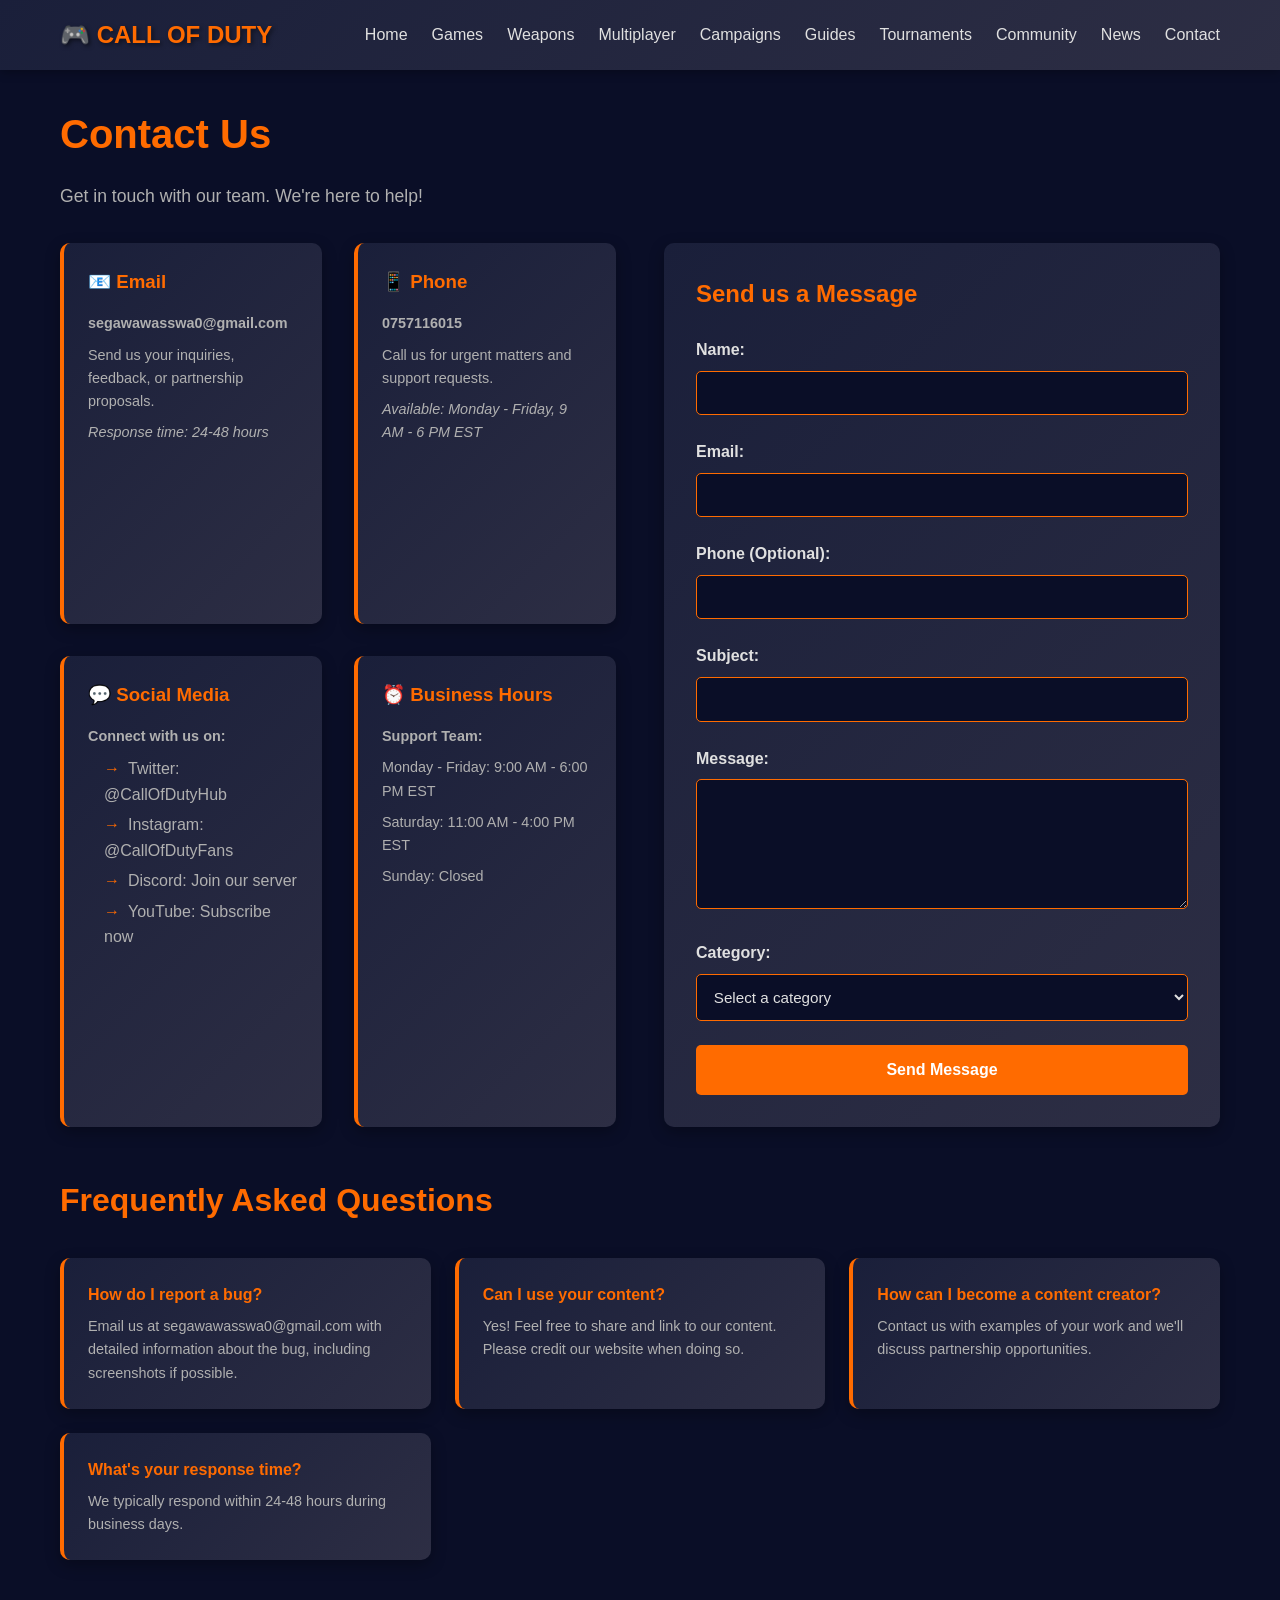
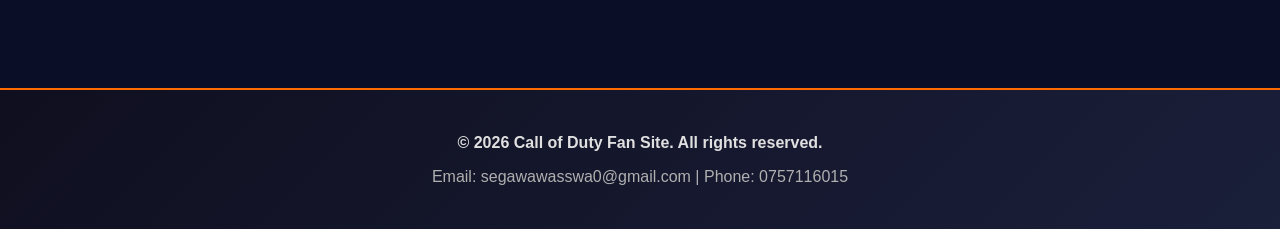
<file: contact.html>
<!DOCTYPE html>
<html lang="en">
<head>
    <meta charset="UTF-8">
    <meta name="viewport" content="width=device-width, initial-scale=1.0">
    <title>Contact Us</title>
    <link rel="stylesheet" href="styles.css">
</head>
<body>
    <nav class="navbar">
        <div class="container">
            <div class="logo">🎮 CALL OF DUTY</div>
            <ul class="nav-links">
                <li><a href="index.html">Home</a></li>
                <li><a href="games.html">Games</a></li>
                <li><a href="weapons.html">Weapons</a></li>
                <li><a href="multiplayer.html">Multiplayer</a></li>
                <li><a href="campaigns.html">Campaigns</a></li>
                <li><a href="guides.html">Guides</a></li>
                <li><a href="tournaments.html">Tournaments</a></li>
                <li><a href="community.html">Community</a></li>
                <li><a href="news.html">News</a></li>
                <li><a href="contact.html">Contact</a></li>
            </ul>
        </div>
    </nav>

    <section class="main-content">
        <div class="container">
            <h1>Contact Us</h1>
            <p>Get in touch with our team. We're here to help!</p>
            
            <div class="contact-section">
                <div class="contact-info">
                    <div class="info-card">
                        <h3>📧 Email</h3>
                        <p><strong>segawawasswa0@gmail.com</strong></p>
                        <p>Send us your inquiries, feedback, or partnership proposals.</p>
                        <p><em>Response time: 24-48 hours</em></p>
                    </div>
                    
                    <div class="info-card">
                        <h3>📱 Phone</h3>
                        <p><strong>0757116015</strong></p>
                        <p>Call us for urgent matters and support requests.</p>
                        <p><em>Available: Monday - Friday, 9 AM - 6 PM EST</em></p>
                    </div>
                    
                    <div class="info-card">
                        <h3>💬 Social Media</h3>
                        <p><strong>Connect with us on:</strong></p>
                        <ul>
                            <li>Twitter: @CallOfDutyHub</li>
                            <li>Instagram: @CallOfDutyFans</li>
                            <li>Discord: Join our server</li>
                            <li>YouTube: Subscribe now</li>
                        </ul>
                    </div>
                    
                    <div class="info-card">
                        <h3>⏰ Business Hours</h3>
                        <p><strong>Support Team:</strong></p>
                        <p>Monday - Friday: 9:00 AM - 6:00 PM EST</p>
                        <p>Saturday: 11:00 AM - 4:00 PM EST</p>
                        <p>Sunday: Closed</p>
                    </div>
                </div>
                
                <div class="contact-form">
                    <h2>Send us a Message</h2>
                    <form>
                        <div class="form-group">
                            <label for="name">Name:</label>
                            <input type="text" id="name" name="name" required>
                        </div>
                        
                        <div class="form-group">
                            <label for="email">Email:</label>
                            <input type="email" id="email" name="email" required>
                        </div>
                        
                        <div class="form-group">
                            <label for="phone">Phone (Optional):</label>
                            <input type="tel" id="phone" name="phone">
                        </div>
                        
                        <div class="form-group">
                            <label for="subject">Subject:</label>
                            <input type="text" id="subject" name="subject" required>
                        </div>
                        
                        <div class="form-group">
                            <label for="message">Message:</label>
                            <textarea id="message" name="message" rows="6" required></textarea>
                        </div>
                        
                        <div class="form-group">
                            <label for="category">Category:</label>
                            <select id="category" name="category" required>
                                <option value="">Select a category</option>
                                <option value="support">Technical Support</option>
                                <option value="feedback">Feedback</option>
                                <option value="partnership">Partnership</option>
                                <option value="other">Other</option>
                            </select>
                        </div>
                        
                        <button type="submit" class="submit-btn">Send Message</button>
                    </form>
                </div>
            </div>

            <div class="faq-section">
                <h2>Frequently Asked Questions</h2>
                <div class="faq-items">
                    <div class="faq-item">
                        <h4>How do I report a bug?</h4>
                        <p>Email us at segawawasswa0@gmail.com with detailed information about the bug, including screenshots if possible.</p>
                    </div>
                    <div class="faq-item">
                        <h4>Can I use your content?</h4>
                        <p>Yes! Feel free to share and link to our content. Please credit our website when doing so.</p>
                    </div>
                    <div class="faq-item">
                        <h4>How can I become a content creator?</h4>
                        <p>Contact us with examples of your work and we'll discuss partnership opportunities.</p>
                    </div>
                    <div class="faq-item">
                        <h4>What's your response time?</h4>
                        <p>We typically respond within 24-48 hours during business days.</p>
                    </div>
                </div>
            </div>
        </div>
    </section>

    <footer>
        <div class="container">
            <p>© 2026 Call of Duty Fan Site. All rights reserved.</p>
            <p>Email: segawawasswa0@gmail.com | Phone: 0757116015</p>
        </div>
    </footer>
</body>
</html>
</file>
<file: styles.css>
* {
    margin: 0;
    padding: 0;
    box-sizing: border-box;
}

body {
    font-family: 'Arial', sans-serif;
    line-height: 1.6;
    color: #333;
    background-color: #0a0e27;
    color: #e0e0e0;
}

.container {
    max-width: 1200px;
    margin: 0 auto;
    padding: 0 20px;
}

/* Navigation */
.navbar {
    background: linear-gradient(135deg, #1a1f3a 0%, #2d2e44 100%);
    padding: 1rem 0;
    position: sticky;
    top: 0;
    z-index: 100;
    box-shadow: 0 2px 10px rgba(0,0,0,0.3);
}

.navbar .container {
    display: flex;
    justify-content: space-between;
    align-items: center;
}

.logo {
    font-size: 1.5rem;
    font-weight: bold;
    color: #ff6b00;
    text-shadow: 2px 2px 4px rgba(0,0,0,0.5);
}

.nav-links {
    display: flex;
    list-style: none;
    gap: 1.5rem;
    flex-wrap: wrap;
}

.nav-links a {
    color: #e0e0e0;
    text-decoration: none;
    transition: color 0.3s ease;
    font-weight: 500;
}

.nav-links a:hover {
    color: #ff6b00;
}

/* Hero Section */
.hero {
    display: flex;
    align-items: center;
    justify-content: space-between;
    background: linear-gradient(135deg, #1a1f3a 0%, #2d3f5b 100%);
    padding: 4rem 2rem;
    margin-bottom: 3rem;
    position: relative;
    overflow: hidden;
}

.hero img {
    width: 50%;
    height: auto;
    border-radius: 10px;
    box-shadow: 0 10px 30px rgba(255,107,0,0.3);
}

.hero-content {
    width: 50%;
    padding-right: 2rem;
}

.hero h1 {
    font-size: 3rem;
    margin-bottom: 1rem;
    color: #ff6b00;
    text-shadow: 2px 2px 4px rgba(0,0,0,0.5);
}

.hero p {
    font-size: 1.5rem;
    margin-bottom: 2rem;
    color: #b0b0b0;
}

.cta-btn {
    background-color: #ff6b00;
    color: white;
    padding: 1rem 2rem;
    border: none;
    border-radius: 5px;
    cursor: pointer;
    font-size: 1.1rem;
    font-weight: bold;
    transition: background-color 0.3s ease, transform 0.2s ease;
}

.cta-btn:hover {
    background-color: #e55a00;
    transform: scale(1.05);
}

/* Cards Grid */
.cards {
    display: grid;
    grid-template-columns: repeat(auto-fit, minmax(300px, 1fr));
    gap: 2rem;
    margin: 2rem 0;
}

.card {
    background: linear-gradient(135deg, #1a1f3a 0%, #2d2e44 100%);
    border-radius: 10px;
    overflow: hidden;
    box-shadow: 0 5px 15px rgba(0,0,0,0.3);
    transition: transform 0.3s ease, box-shadow 0.3s ease;
}

.card:hover {
    transform: translateY(-5px);
    box-shadow: 0 10px 25px rgba(255,107,0,0.2);
}

.card img {
    width: 100%;
    height: 200px;
    object-fit: cover;
}

.card h3 {
    color: #ff6b00;
    padding: 1rem 1rem 0.5rem;
    font-size: 1.3rem;
}

.card p {
    padding: 0.5rem 1rem 1rem;
    color: #b0b0b0;
}

/* Featured Section */
.featured {
    background: linear-gradient(135deg, #0f1419 0%, #1a1f3a 100%);
    padding: 3rem 0;
    margin-bottom: 3rem;
}

.featured h2 {
    text-align: center;
    font-size: 2.5rem;
    margin-bottom: 2rem;
    color: #ff6b00;
}

/* Video Section */
.video-section {
    background: linear-gradient(135deg, #1a1f3a 0%, #2d2e44 100%);
    padding: 3rem 0;
    margin-bottom: 3rem;
}

.video-section h2 {
    text-align: center;
    font-size: 2.5rem;
    margin-bottom: 2rem;
    color: #ff6b00;
}

.video-grid {
    display: grid;
    grid-template-columns: repeat(auto-fit, minmax(400px, 1fr));
    gap: 2rem;
}

.video-item {
    background: linear-gradient(135deg, #0f1419 0%, #1a1f3a 100%);
    border-radius: 10px;
    overflow: hidden;
    box-shadow: 0 5px 15px rgba(0,0,0,0.3);
}

.video-item iframe {
    width: 100%;
    height: auto;
}

.video-item p {
    padding: 1rem;
    text-align: center;
    color: #b0b0b0;
}

/* Main Content */
.main-content {
    padding: 2rem 0;
}

.main-content h1 {
    font-size: 2.5rem;
    color: #ff6b00;
    margin-bottom: 1rem;
}

.main-content > .container > p {
    color: #b0b0b0;
    margin-bottom: 2rem;
    font-size: 1.1rem;
}

/* Games Grid */
.games-grid {
    display: grid;
    grid-template-columns: repeat(auto-fit, minmax(250px, 1fr));
    gap: 2rem;
    margin: 2rem 0;
}

.game-card {
    background: linear-gradient(135deg, #1a1f3a 0%, #2d2e44 100%);
    border-radius: 10px;
    overflow: hidden;
    box-shadow: 0 5px 15px rgba(0,0,0,0.3);
    transition: transform 0.3s ease;
}

.game-card:hover {
    transform: translateY(-5px);
}

.game-card img {
    width: 100%;
    height: 300px;
    object-fit: cover;
}

.game-card h3 {
    color: #ff6b00;
    padding: 1rem;
    font-size: 1.3rem;
}

.game-card p {
    padding: 0 1rem;
    color: #b0b0b0;
    font-size: 0.9rem;
}

.game-btn {
    width: 90%;
    margin: 1rem auto;
    padding: 0.8rem;
    background-color: #ff6b00;
    color: white;
    border: none;
    border-radius: 5px;
    cursor: pointer;
    transition: background-color 0.3s ease;
}

.game-btn:hover {
    background-color: #e55a00;
}

/* Weapons Grid */
.weapons-grid {
    display: grid;
    grid-template-columns: repeat(auto-fit, minmax(280px, 1fr));
    gap: 2rem;
    margin: 2rem 0;
}

.weapon-card {
    background: linear-gradient(135deg, #1a1f3a 0%, #2d2e44 100%);
    border-radius: 10px;
    overflow: hidden;
    box-shadow: 0 5px 15px rgba(0,0,0,0.3);
    padding: 1rem;
}

.weapon-card img {
    width: 100%;
    height: 200px;
    object-fit: cover;
    border-radius: 8px;
    margin-bottom: 1rem;
}

.weapon-card h3 {
    color: #ff6b00;
    margin-bottom: 0.5rem;
}

.weapon-card p {
    color: #b0b0b0;
    margin-bottom: 1rem;
    font-size: 0.9rem;
}

.weapon-card ul {
    list-style: none;
    padding-left: 1rem;
}

.weapon-card li {
    color: #b0b0b0;
    margin-bottom: 0.5rem;
    padding-left: 1rem;
}

.weapon-card li:before {
    content: "⚔️ ";
    margin-right: 0.5rem;
}

/* Modes Grid */
.modes-grid {
    display: grid;
    grid-template-columns: repeat(auto-fit, minmax(280px, 1fr));
    gap: 2rem;
    margin: 2rem 0;
}

.mode-card {
    background: linear-gradient(135deg, #1a1f3a 0%, #2d2e44 100%);
    border-radius: 10px;
    overflow: hidden;
    box-shadow: 0 5px 15px rgba(0,0,0,0.3);
    padding: 1rem;
}

.mode-card img {
    width: 100%;
    height: 150px;
    object-fit: cover;
    border-radius: 8px;
    margin-bottom: 1rem;
}

.mode-card h3 {
    color: #ff6b00;
    margin-bottom: 0.5rem;
}

.mode-card p {
    color: #b0b0b0;
    margin-bottom: 0.5rem;
    font-size: 0.9rem;
}

/* Maps Grid */
.maps-grid {
    display: grid;
    grid-template-columns: repeat(auto-fit, minmax(250px, 1fr));
    gap: 2rem;
    margin: 2rem 0;
}

.map-card {
    background: linear-gradient(135deg, #1a1f3a 0%, #2d2e44 100%);
    border-radius: 10px;
    overflow: hidden;
    box-shadow: 0 5px 15px rgba(0,0,0,0.3);
}

.map-card img {
    width: 100%;
    height: 200px;
    object-fit: cover;
}

.map-card h3 {
    color: #ff6b00;
    padding: 1rem 1rem 0.5rem;
}

.map-card p {
    padding: 0.5rem 1rem 1rem;
    color: #b0b0b0;
}

/* Campaigns Grid */
.campaigns-grid {
    display: grid;
    grid-template-columns: repeat(auto-fit, minmax(350px, 1fr));
    gap: 2rem;
    margin: 2rem 0;
}

.campaign-card {
    background: linear-gradient(135deg, #1a1f3a 0%, #2d2e44 100%);
    border-radius: 10px;
    overflow: hidden;
    box-shadow: 0 5px 15px rgba(0,0,0,0.3);
}

.campaign-card img {
    width: 100%;
    height: 250px;
    object-fit: cover;
}

.campaign-card h3 {
    color: #ff6b00;
    padding: 1rem 1rem 0.5rem;
    font-size: 1.3rem;
}

.campaign-card p {
    padding: 0.5rem 1rem;
    color: #b0b0b0;
    font-size: 0.95rem;
}

/* Guides Section */
.guides-section {
    display: grid;
    grid-template-columns: repeat(auto-fit, minmax(300px, 1fr));
    gap: 2rem;
    margin: 2rem 0;
}

.guide-card {
    background: linear-gradient(135deg, #1a1f3a 0%, #2d2e44 100%);
    border-radius: 10px;
    padding: 1.5rem;
    box-shadow: 0 5px 15px rgba(0,0,0,0.3);
}

.guide-card h3 {
    color: #ff6b00;
    margin-bottom: 1rem;
    font-size: 1.3rem;
}

.guide-card img {
    width: 100px;
    height: 100px;
    border-radius: 8px;
    margin-bottom: 1rem;
}

.guide-card h4 {
    color: #e0e0e0;
    margin-bottom: 0.5rem;
}

.guide-card ul {
    list-style: none;
    padding-left: 0;
}

.guide-card li {
    color: #b0b0b0;
    margin-bottom: 0.5rem;
    padding-left: 1.5rem;
    position: relative;
}

.guide-card li:before {
    content: "✓";
    position: absolute;
    left: 0;
    color: #ff6b00;
    font-weight: bold;
}

/* Tournaments Grid */
.tournaments-grid {
    display: grid;
    grid-template-columns: repeat(auto-fit, minmax(350px, 1fr));
    gap: 2rem;
    margin: 2rem 0;
}

.tournament-card {
    background: linear-gradient(135deg, #1a1f3a 0%, #2d2e44 100%);
    border-radius: 10px;
    overflow: hidden;
    box-shadow: 0 5px 15px rgba(0,0,0,0.3);
    border-left: 4px solid #ff6b00;
}

.tournament-card img {
    width: 100%;
    height: 200px;
    object-fit: cover;
}

.tournament-card h3 {
    color: #ff6b00;
    padding: 1rem 1rem 0.5rem;
    font-size: 1.2rem;
}

.tournament-card p {
    padding: 0.5rem 1rem;
    color: #b0b0b0;
    font-size: 0.9rem;
}

/* Community Section */
.community-section {
    margin: 2rem 0;
}

.community-cards {
    display: grid;
    grid-template-columns: repeat(auto-fit, minmax(280px, 1fr));
    gap: 2rem;
    margin: 2rem 0;
}

.community-card {
    background: linear-gradient(135deg, #1a1f3a 0%, #2d2e44 100%);
    border-radius: 10px;
    overflow: hidden;
    box-shadow: 0 5px 15px rgba(0,0,0,0.3);
    text-align: center;
    padding: 1rem;
}

.community-card img {
    width: 100%;
    height: 180px;
    object-fit: cover;
    border-radius: 8px;
    margin-bottom: 1rem;
}

.community-card h3 {
    color: #ff6b00;
    margin-bottom: 0.5rem;
}

.community-card p {
    color: #b0b0b0;
    margin-bottom: 1rem;
    font-size: 0.9rem;
}

.community-btn {
    background-color: #ff6b00;
    color: white;
    padding: 0.7rem 1.5rem;
    border: none;
    border-radius: 5px;
    cursor: pointer;
    transition: background-color 0.3s ease;
    font-weight: bold;
}

.community-btn:hover {
    background-color: #e55a00;
}

/* Events Grid */
.events-grid {
    display: grid;
    grid-template-columns: repeat(auto-fit, minmax(280px, 1fr));
    gap: 2rem;
    margin: 2rem 0;
}

.event-card {
    background: linear-gradient(135deg, #1a1f3a 0%, #2d2e44 100%);
    border-radius: 10px;
    padding: 1.5rem;
    box-shadow: 0 5px 15px rgba(0,0,0,0.3);
    border-top: 3px solid #ff6b00;
}

.event-card h3 {
    color: #ff6b00;
    margin-bottom: 1rem;
}

.event-card p {
    color: #b0b0b0;
    margin-bottom: 0.5rem;
}

/* News Grid */
.news-grid {
    display: grid;
    grid-template-columns: repeat(auto-fit, minmax(350px, 1fr));
    gap: 2rem;
    margin: 2rem 0;
}

.news-article {
    background: linear-gradient(135deg, #1a1f3a 0%, #2d2e44 100%);
    border-radius: 10px;
    overflow: hidden;
    box-shadow: 0 5px 15px rgba(0,0,0,0.3);
    transition: transform 0.3s ease;
}

.news-article:hover {
    transform: translateY(-5px);
}

.news-article img {
    width: 100%;
    height: 250px;
    object-fit: cover;
}

.news-date {
    display: block;
    background-color: #ff6b00;
    color: white;
    padding: 0.5rem 1rem;
    font-size: 0.85rem;
    font-weight: bold;
}

.news-article h3 {
    color: #ff6b00;
    padding: 1rem 1rem 0.5rem;
    font-size: 1.2rem;
}

.news-article p {
    padding: 0.5rem 1rem;
    color: #b0b0b0;
    font-size: 0.9rem;
}

.read-more {
    display: block;
    padding: 0.5rem 1rem 1rem;
    color: #ff6b00;
    text-decoration: none;
    font-weight: bold;
    transition: color 0.3s ease;
}

.read-more:hover {
    color: #ffb366;
}

/* Contact Section */
.contact-section {
    display: grid;
    grid-template-columns: 1fr 1fr;
    gap: 3rem;
    margin: 2rem 0;
}

.contact-info {
    display: grid;
    grid-template-columns: 1fr 1fr;
    gap: 2rem;
}

.info-card {
    background: linear-gradient(135deg, #1a1f3a 0%, #2d2e44 100%);
    border-radius: 10px;
    padding: 1.5rem;
    box-shadow: 0 5px 15px rgba(0,0,0,0.3);
    border-left: 4px solid #ff6b00;
}

.info-card h3 {
    color: #ff6b00;
    margin-bottom: 1rem;
}

.info-card p {
    color: #b0b0b0;
    margin-bottom: 0.5rem;
    font-size: 0.9rem;
}

.info-card ul {
    list-style: none;
    padding-left: 0;
}

.info-card li {
    color: #b0b0b0;
    margin-bottom: 0.3rem;
    padding-left: 1rem;
}

.info-card li:before {
    content: "→";
    margin-right: 0.5rem;
    color: #ff6b00;
}

/* Contact Form */
.contact-form {
    background: linear-gradient(135deg, #1a1f3a 0%, #2d2e44 100%);
    border-radius: 10px;
    padding: 2rem;
    box-shadow: 0 5px 15px rgba(0,0,0,0.3);
}

.contact-form h2 {
    color: #ff6b00;
    margin-bottom: 1.5rem;
}

.form-group {
    margin-bottom: 1.5rem;
}

.form-group label {
    display: block;
    color: #e0e0e0;
    margin-bottom: 0.5rem;
    font-weight: bold;
}

.form-group input,
.form-group textarea,
.form-group select {
    width: 100%;
    padding: 0.8rem;
    border: 1px solid #ff6b00;
    border-radius: 5px;
    background-color: #0a0e27;
    color: #e0e0e0;
    font-family: 'Arial', sans-serif;
    font-size: 0.95rem;
}

.form-group input:focus,
.form-group textarea:focus,
.form-group select:focus {
    outline: none;
    border-color: #ffb366;
    box-shadow: 0 0 10px rgba(255,107,0,0.3);
}

.submit-btn {
    width: 100%;
    padding: 1rem;
    background-color: #ff6b00;
    color: white;
    border: none;
    border-radius: 5px;
    cursor: pointer;
    font-size: 1rem;
    font-weight: bold;
    transition: background-color 0.3s ease;
}

.submit-btn:hover {
    background-color: #e55a00;
}

/* FAQ Section */
.faq-section {
    margin: 3rem 0;
}

.faq-section h2 {
    color: #ff6b00;
    margin-bottom: 2rem;
    font-size: 2rem;
}

.faq-items {
    display: grid;
    grid-template-columns: repeat(auto-fit, minmax(300px, 1fr));
    gap: 1.5rem;
}

.faq-item {
    background: linear-gradient(135deg, #1a1f3a 0%, #2d2e44 100%);
    border-radius: 10px;
    padding: 1.5rem;
    box-shadow: 0 5px 15px rgba(0,0,0,0.3);
    border-left: 4px solid #ff6b00;
}

.faq-item h4 {
    color: #ff6b00;
    margin-bottom: 0.5rem;
}

.faq-item p {
    color: #b0b0b0;
    font-size: 0.9rem;
}

/* Footer */
footer {
    background: linear-gradient(135deg, #0f0f1f 0%, #1a1f3a 100%);
    color: #b0b0b0;
    text-align: center;
    padding: 2rem;
    margin-top: 3rem;
    border-top: 2px solid #ff6b00;
}

footer p {
    margin: 0.5rem 0;
}

footer p:first-child {
    font-weight: bold;
    color: #e0e0e0;
}

/* Responsive Design */
@media (max-width: 768px) {
    .hero {
        flex-direction: column;
    }
    
    .hero img {
        width: 100%;
        margin-top: 2rem;
    }
    
    .hero-content {
        width: 100%;
        padding-right: 0;
    }
    
    .hero h1 {
        font-size: 2rem;
    }
    
    .nav-links {
        gap: 0.5rem;
        font-size: 0.85rem;
    }
    
    .contact-section {
        grid-template-columns: 1fr;
    }
    
    .contact-info {
        grid-template-columns: 1fr;
    }
}

@media (max-width: 480px) {
    .navbar .container {
        flex-direction: column;
        gap: 1rem;
    }
    
    .nav-links {
        flex-direction: column;
        gap: 0.5rem;
    }
    
    .hero {
        padding: 2rem 1rem;
    }
    
    .hero h1 {
        font-size: 1.5rem;
    }
    
    .hero p {
        font-size: 1rem;
    }
}
</file>
